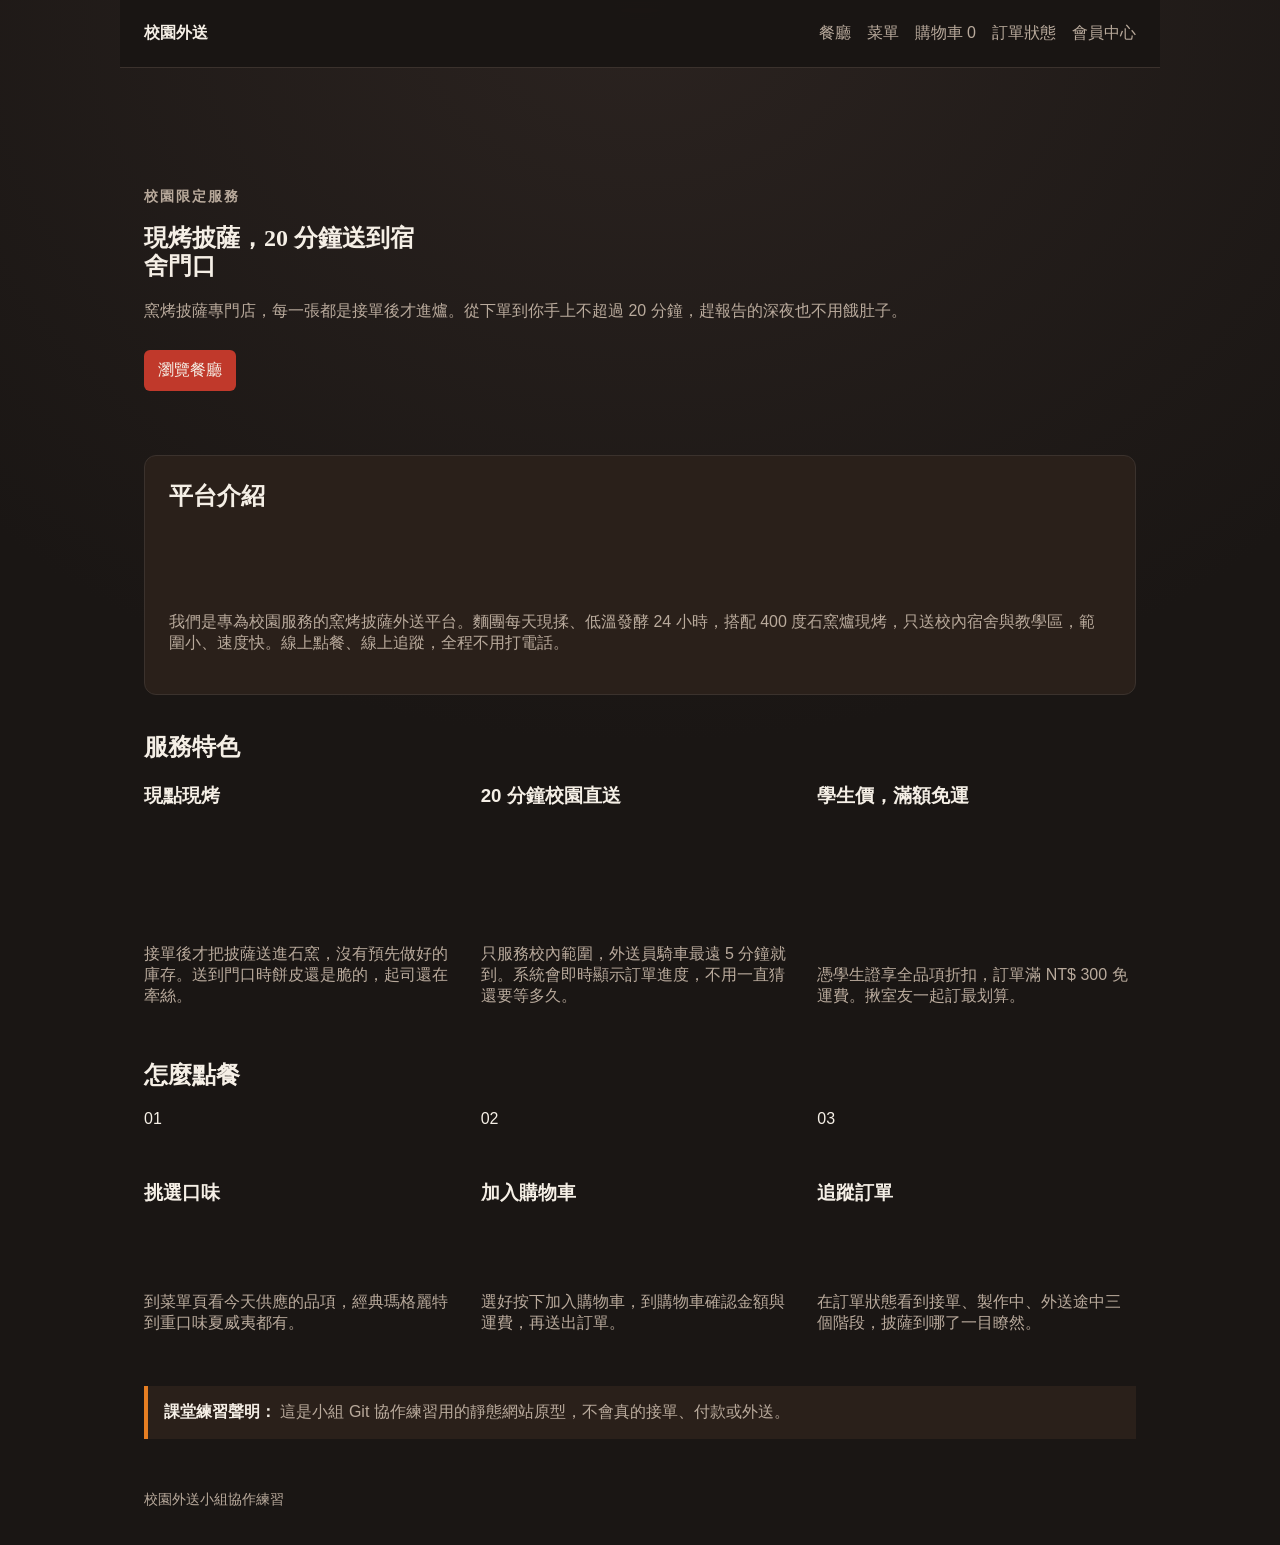
<file: index.html>
<!doctype html>
<html lang="zh-Hant">
  <head>
    <meta charset="UTF-8" />
    <meta name="viewport" content="width=device-width, initial-scale=1.0" />
    <title>校園外送｜首頁</title>
    <link rel="stylesheet" href="css/base.css" />
  </head>
  <body class="home-page">
    <header class="site-header">
      <a class="brand" href="index.html">校園外送</a>
      <nav aria-label="主要導覽">
        <a href="pages/restaurants.html">餐廳</a>
        <a href="pages/menu.html">菜單</a>
        <a href="pages/cart.html">購物車 <span data-cart-count>0</span></a>
        <a href="pages/order-status.html">訂單狀態</a>
        <a href="pages/profile.html">會員中心</a>
      </nav>
    </header>

    <main class="container">
      <section class="hero" aria-labelledby="page-title">
        <p class="eyebrow">校園限定服務</p>
        <h1 id="page-title">現烤披薩，20 分鐘送到宿舍門口</h1>
        <p>
          窯烤披薩專門店，每一張都是接單後才進爐。從下單到你手上不超過 20
          分鐘，趕報告的深夜也不用餓肚子。
        </p>
        <a class="button" href="pages/restaurants.html">瀏覽餐廳</a>
      </section>

      <!-- 成員 1：在這裡完成首頁與平台介紹功能。 -->
      <section id="home-feature" class="panel" aria-labelledby="home-feature-title">
        <h2 id="home-feature-title">平台介紹</h2>
        <p class="muted">
          我們是專為校園服務的窯烤披薩外送平台。麵團每天現揉、低溫發酵 24
          小時，搭配 400 度石窯爐現烤，只送校內宿舍與教學區，範圍小、速度快。線上點餐、線上追蹤，全程不用打電話。
        </p>
      </section>

      <section aria-labelledby="features-title">
        <h2 id="features-title">服務特色</h2>
        <div class="grid">
          <article class="card">
            <h3>現點現烤</h3>
            <p class="muted">
              接單後才把披薩送進石窯，沒有預先做好的庫存。送到門口時餅皮還是脆的，起司還在牽絲。
            </p>
          </article>

          <article class="card">
            <h3>20 分鐘校園直送</h3>
            <p class="muted">
              只服務校內範圍，外送員騎車最遠 5 分鐘就到。系統會即時顯示訂單進度，不用一直猜還要等多久。
            </p>
          </article>

          <article class="card">
            <h3>學生價，滿額免運</h3>
            <p class="muted">
              憑學生證享全品項折扣，訂單滿 NT$ 300 免運費。揪室友一起訂最划算。
            </p>
          </article>
        </div>
      </section>

      <section aria-labelledby="steps-title">
        <h2 id="steps-title">怎麼點餐</h2>
        <div class="grid">
          <article class="card step">
            <span class="step-number" aria-hidden="true">01</span>
            <h3>挑選口味</h3>
            <p class="muted">
              到<a href="pages/menu.html">菜單頁</a>看今天供應的品項，經典瑪格麗特到重口味夏威夷都有。
            </p>
          </article>

          <article class="card step">
            <span class="step-number" aria-hidden="true">02</span>
            <h3>加入購物車</h3>
            <p class="muted">
              選好按下加入購物車，到<a href="pages/cart.html">購物車</a>確認金額與運費，再送出訂單。
            </p>
          </article>

          <article class="card step">
            <span class="step-number" aria-hidden="true">03</span>
            <h3>追蹤訂單</h3>
            <p class="muted">
              在<a href="pages/order-status.html">訂單狀態</a>看到接單、製作中、外送途中三個階段，披薩到哪了一目瞭然。
            </p>
          </article>
        </div>
      </section>

      <section class="notice">
        <strong>課堂練習聲明：</strong>
        這是小組 Git 協作練習用的靜態網站原型，不會真的接單、付款或外送。
      </section>
    </main>

    <footer>校園外送小組協作練習</footer>
    <script src="js/app.js"></script>
  </body>
</html>
</file>
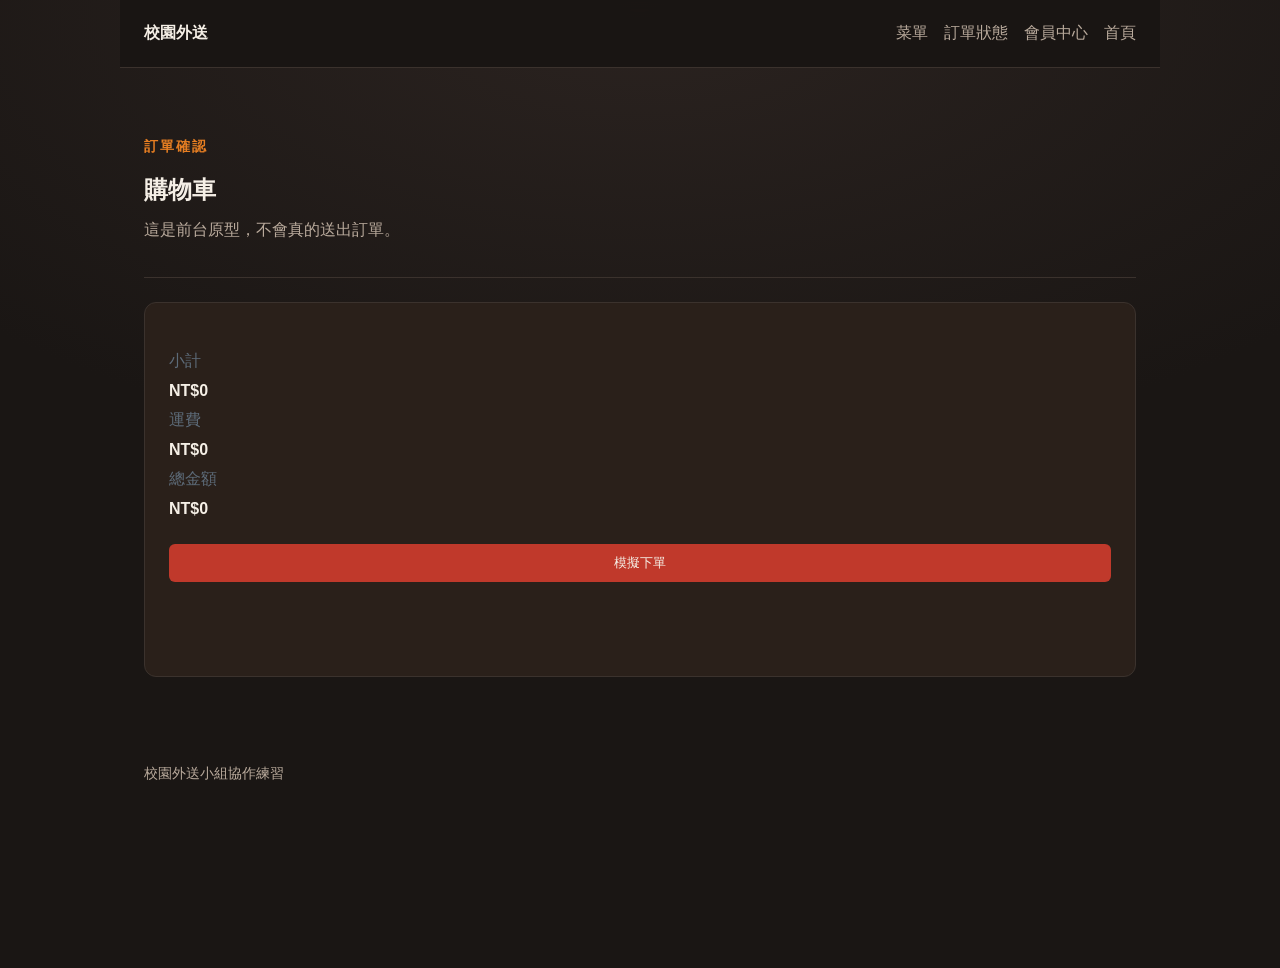
<file: pages/cart.html>
<!doctype html>
<html lang="zh-Hant">
  <head>
    <meta charset="UTF-8" />
    <meta name="viewport" content="width=device-width, initial-scale=1.0" />
    <title>校園外送｜購物車</title>
    <link rel="stylesheet" href="../css/base.css" />
  </head>
  <body>
    <header class="site-header">
      <a class="brand" href="../index.html">校園外送</a>
      <nav aria-label="主要導覽">
        <a href="menu.html">菜單</a>
        <a href="order-status.html">訂單狀態</a>
        <a href="profile.html">會員中心</a>
        <a href="../index.html">首頁</a>
      </nav>
    </header>
    <main class="container">
      <section class="page-heading"><p class="eyebrow">訂單確認</p><h1>購物車</h1><p class="muted">這是前台原型，不會真的送出訂單。</p></section>
      <section class="panel">
        <ul id="cart-items" class="cart-list"></ul>
        <div class="cart-summary">
          <dl>
            <dt>小計</dt>
            <dd id="subtotal">NT$0</dd>
            <dt>運費</dt>
            <dd id="shipping">NT$0</dd>
            <dt>總金額</dt>
            <dd id="total">NT$0</dd>
          </dl>
          <button id="simulate-order" class="button">模擬下單</button>
          <p id="cart-status" class="status-message" aria-live="polite"></p>
        </div>
      </section>
    </main>
    <footer>校園外送小組協作練習</footer><script src="../js/app.js"></script>
  </body>
</html>
</file>
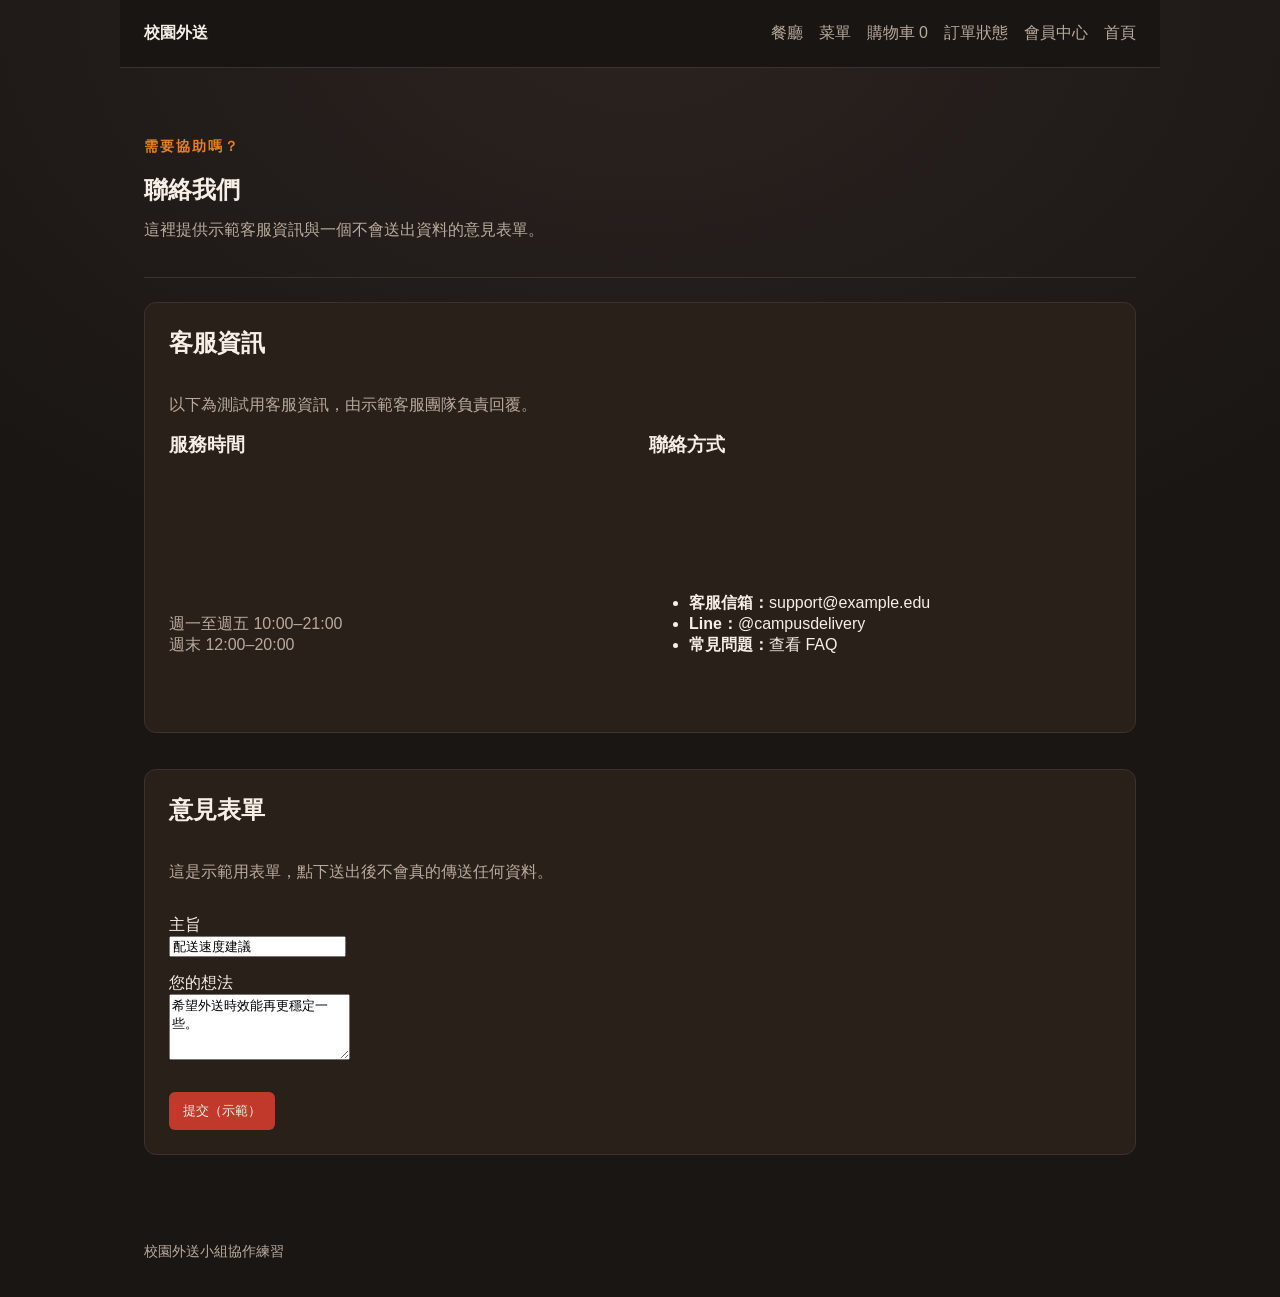
<file: pages/contact.html>
<!doctype html>
<html lang="zh-Hant">
  <head>
    <meta charset="UTF-8" />
    <meta name="viewport" content="width=device-width, initial-scale=1.0" />
    <title>校園外送｜聯絡我們</title>
    <link rel="stylesheet" href="../css/base.css" />
  </head>
  <body>
    <header class="site-header">
      <a class="brand" href="../index.html">校園外送</a>
      <nav aria-label="主要導覽">
        <a href="restaurants.html">餐廳</a>
        <a href="menu.html">菜單</a>
        <a href="cart.html">購物車 <span data-cart-count>0</span></a>
        <a href="order-status.html">訂單狀態</a>
        <a href="profile.html">會員中心</a>
        <a href="../index.html">首頁</a>
      </nav>
    </header>
    <main class="container">
      <section class="page-heading">
        <p class="eyebrow">需要協助嗎？</p>
        <h1>聯絡我們</h1>
        <p class="muted">這裡提供示範客服資訊與一個不會送出資料的意見表單。</p>
      </section>

      <section class="panel" aria-labelledby="service-title">
        <h2 id="service-title">客服資訊</h2>
        <p class="muted">以下為測試用客服資訊，由示範客服團隊負責回覆。</p>
        <div class="grid">
          <article class="card">
            <h3>服務時間</h3>
            <p class="muted">週一至週五 10:00–21:00<br />週末 12:00–20:00</p>
          </article>
          <article class="card">
            <h3>聯絡方式</h3>
            <ul>
              <li><strong>客服信箱：</strong>support@example.edu</li>
              <li><strong>Line：</strong>@campusdelivery</li>
              <li><strong>常見問題：</strong><a href="../index.html">查看 FAQ</a></li>
            </ul>
          </article>
        </div>
      </section>

      <section class="panel" aria-labelledby="feedback-title">
        <h2 id="feedback-title">意見表單</h2>
        <p class="muted">這是示範用表單，點下送出後不會真的傳送任何資料。</p>
        <form onsubmit="event.preventDefault();">
          <p>
            <label for="topic">主旨</label><br />
            <input id="topic" type="text" value="配送速度建議" readonly />
          </p>
          <p>
            <label for="message">您的想法</label><br />
            <textarea id="message" rows="4" placeholder="請輸入示範內容...">希望外送時效能再更穩定一些。</textarea>
          </p>
          <button type="submit">提交（示範）</button>
        </form>
      </section>
    </main>
    <footer>校園外送小組協作練習</footer><script src="../js/app.js"></script>
  </body>
</html>
</file>
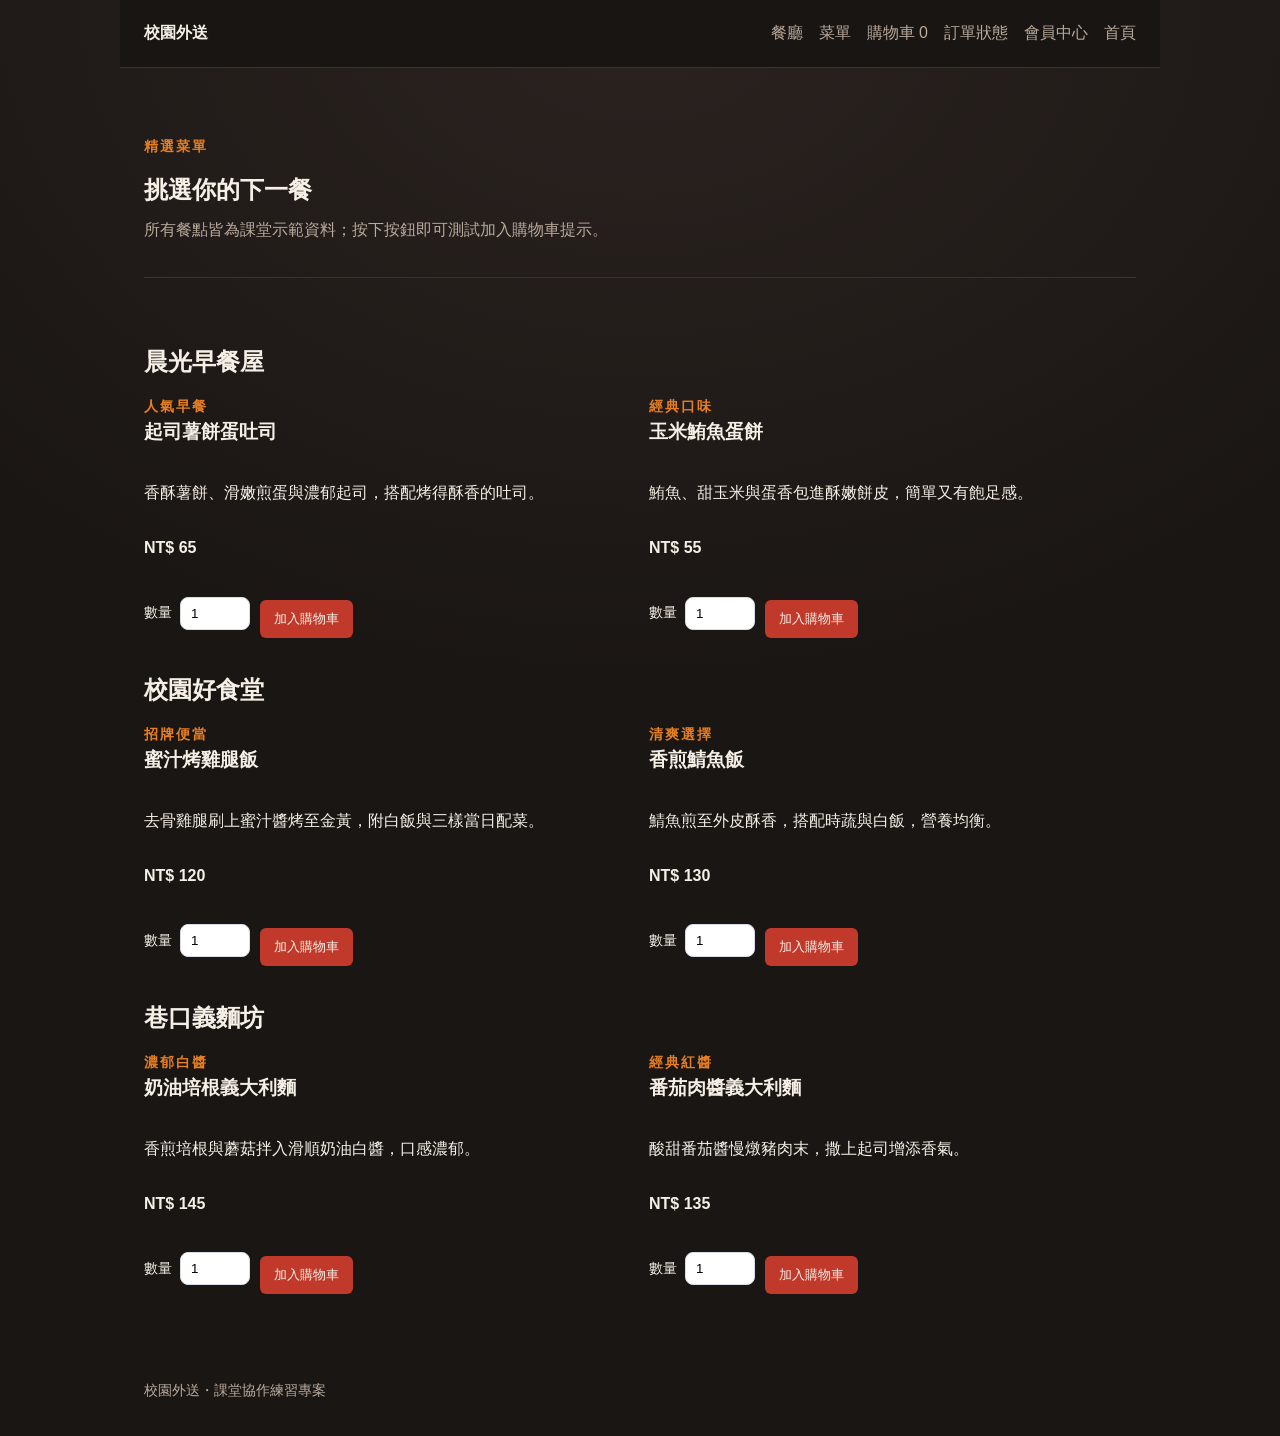
<file: pages/menu.html>
<!doctype html>
<html lang="zh-Hant">
  <head>
    <meta charset="UTF-8" />
    <meta name="viewport" content="width=device-width, initial-scale=1.0" />
    <title>餐點菜單｜校園外送</title>
    <link rel="stylesheet" href="../css/base.css" />
  </head>
  <body>
    <header class="site-header">
      <a class="brand" href="../index.html">校園外送</a>
      <nav aria-label="主要導覽">
        <a href="restaurants.html">餐廳</a>
        <a href="menu.html" aria-current="page">菜單</a>
        <a href="cart.html">購物車 <span data-cart-count>0</span></a>
        <a href="order-status.html">訂單狀態</a>
        <a href="profile.html">會員中心</a>
        <a href="../index.html">首頁</a>
      </nav>
    </header>
    <main class="container">
      <section class="page-heading">
        <p class="eyebrow">精選菜單</p>
        <h1>挑選你的下一餐</h1>
        <p class="muted">所有餐點皆為課堂示範資料；按下按鈕即可測試加入購物車提示。</p>
      </section>

      <p class="status-message" data-status-message aria-live="polite"></p>

      <section id="morning" aria-labelledby="morning-title">
        <h2 id="morning-title">晨光早餐屋</h2>
        <div class="grid">
          <article class="card">
            <p class="eyebrow">人氣早餐</p>
            <h3>起司薯餅蛋吐司</h3>
            <p>香酥薯餅、滑嫩煎蛋與濃郁起司，搭配烤得酥香的吐司。</p>
            <p><strong>NT$ 65</strong></p>
            <div class="menu-actions">
              <label>數量 <input class="menu-qty" type="number" min="1" step="1" value="1" data-menu-qty></label>
              <button class="button" data-add-to-cart data-id="101" data-price="65">加入購物車</button>
            </div>
          </article>
          <article class="card">
            <p class="eyebrow">經典口味</p>
            <h3>玉米鮪魚蛋餅</h3>
            <p>鮪魚、甜玉米與蛋香包進酥嫩餅皮，簡單又有飽足感。</p>
            <p><strong>NT$ 55</strong></p>
            <div class="menu-actions">
              <label>數量 <input class="menu-qty" type="number" min="1" step="1" value="1" data-menu-qty></label>
              <button class="button" data-add-to-cart data-id="102" data-price="55">加入購物車</button>
            </div>
          </article>
        </div>
      </section>

      <section id="lunchbox" aria-labelledby="lunchbox-title">
        <h2 id="lunchbox-title">校園好食堂</h2>
        <div class="grid">
          <article class="card">
            <p class="eyebrow">招牌便當</p>
            <h3>蜜汁烤雞腿飯</h3>
            <p>去骨雞腿刷上蜜汁醬烤至金黃，附白飯與三樣當日配菜。</p>
            <p><strong>NT$ 120</strong></p>
            <div class="menu-actions">
              <label>數量 <input class="menu-qty" type="number" min="1" step="1" value="1" data-menu-qty></label>
              <button class="button" data-add-to-cart data-id="103" data-price="120">加入購物車</button>
            </div>
          </article>
          <article class="card">
            <p class="eyebrow">清爽選擇</p>
            <h3>香煎鯖魚飯</h3>
            <p>鯖魚煎至外皮酥香，搭配時蔬與白飯，營養均衡。</p>
            <p><strong>NT$ 130</strong></p>
            <div class="menu-actions">
              <label>數量 <input class="menu-qty" type="number" min="1" step="1" value="1" data-menu-qty></label>
              <button class="button" data-add-to-cart data-id="104" data-price="130">加入購物車</button>
            </div>
          </article>
        </div>
      </section>

      <section id="pasta" aria-labelledby="pasta-title">
        <h2 id="pasta-title">巷口義麵坊</h2>
        <div class="grid">
          <article class="card">
            <p class="eyebrow">濃郁白醬</p>
            <h3>奶油培根義大利麵</h3>
            <p>香煎培根與蘑菇拌入滑順奶油白醬，口感濃郁。</p>
            <p><strong>NT$ 145</strong></p>
            <div class="menu-actions">
              <label>數量 <input class="menu-qty" type="number" min="1" step="1" value="1" data-menu-qty></label>
              <button class="button" data-add-to-cart data-id="105" data-price="145">加入購物車</button>
            </div>
          </article>
          <article class="card">
            <p class="eyebrow">經典紅醬</p>
            <h3>番茄肉醬義大利麵</h3>
            <p>酸甜番茄醬慢燉豬肉末，撒上起司增添香氣。</p>
            <p><strong>NT$ 135</strong></p>
            <div class="menu-actions">
              <label>數量 <input class="menu-qty" type="number" min="1" step="1" value="1" data-menu-qty></label>
              <button class="button" data-add-to-cart data-id="106" data-price="135">加入購物車</button>
            </div>
          </article>
        </div>
      </section>
    </main>

    <footer>校園外送・課堂協作練習專案</footer>
    <script src="../js/app.js"></script>
  </body>
</html>
</file>
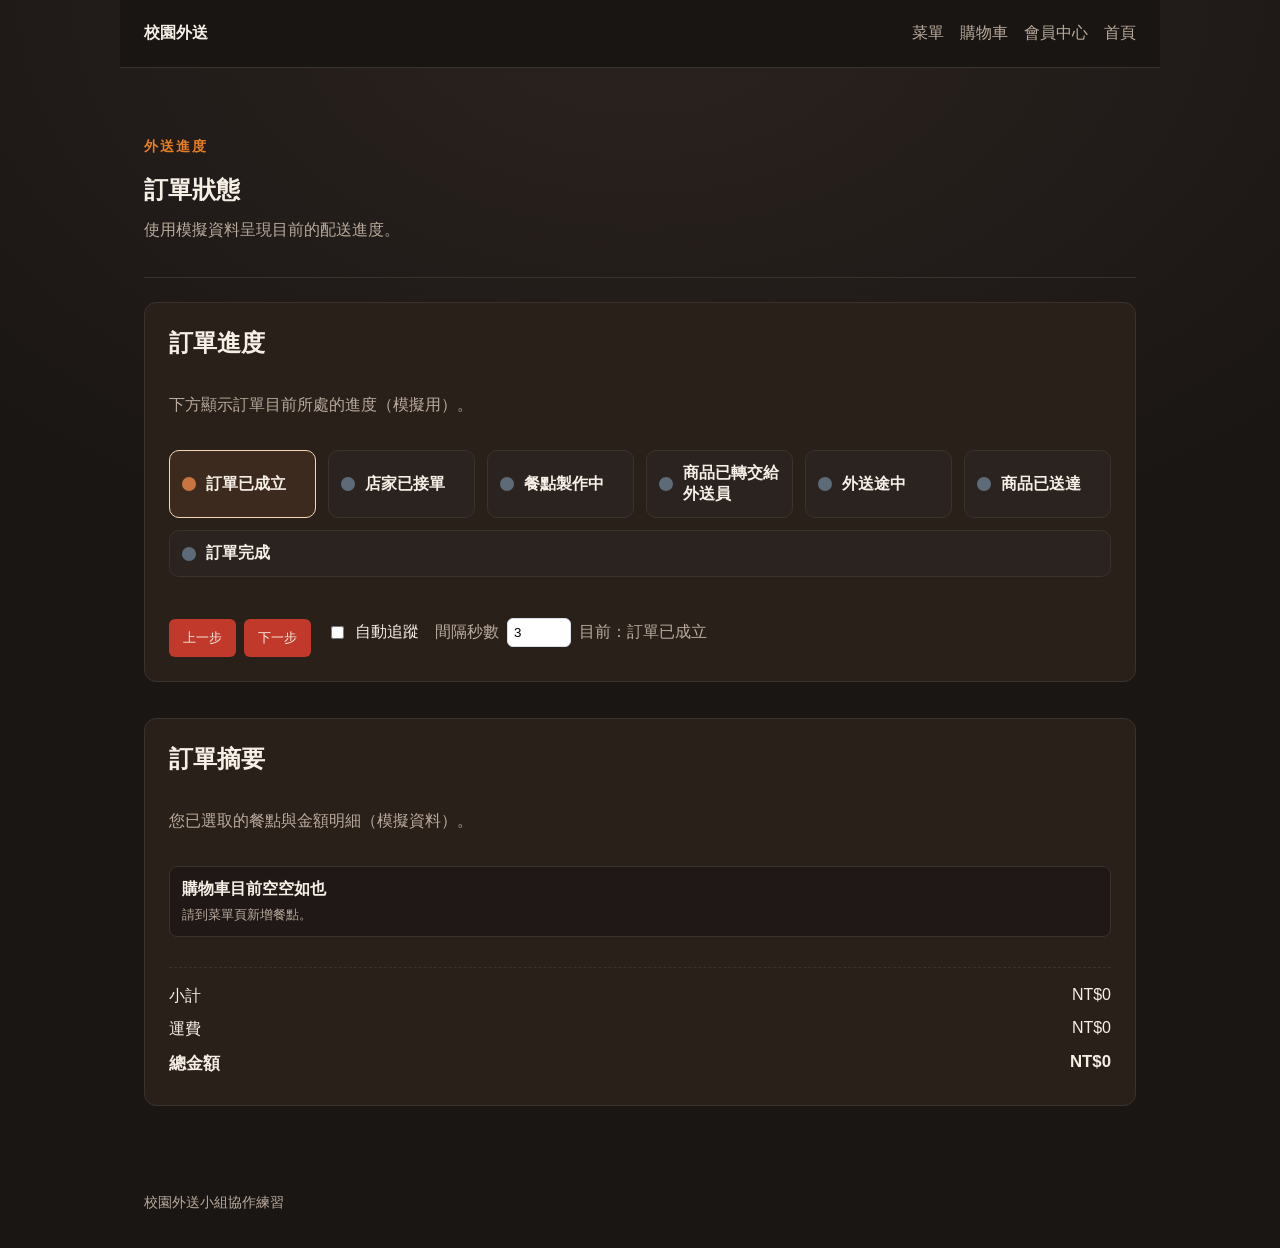
<file: pages/order-status.html>
<!doctype html>
<html lang="zh-Hant">
  <head>
    <meta charset="UTF-8" />
    <meta name="viewport" content="width=device-width, initial-scale=1.0" />
    <title>校園外送｜訂單狀態</title>
    <link rel="stylesheet" href="../css/base.css" />
  </head>
  <body>
    <header class="site-header">
      <a class="brand" href="../index.html">校園外送</a>
      <nav aria-label="主要導覽">
        <a href="menu.html">菜單</a>
        <a href="cart.html">購物車</a>
        <a href="profile.html">會員中心</a>
        <a href="../index.html">首頁</a>
      </nav>
    </header>
    <main class="container">
      <section class="page-heading"><p class="eyebrow">外送進度</p><h1>訂單狀態</h1><p class="muted">使用模擬資料呈現目前的配送進度。</p></section>
      <section class="panel order-progress" aria-labelledby="progress-heading">
        <h2 id="progress-heading">訂單進度</h2>
        <p class="muted">下方顯示訂單目前所處的進度（模擬用）。</p>

        <ol id="order-steps" class="steps" aria-live="polite">
          <!-- 由 JS 渲染 7 個步驟 -->
        </ol>

        <div class="progress-controls">
          <button id="prev-step" class="button">上一步</button>
          <button id="next-step" class="button">下一步</button>
          <label style="display:flex;align-items:center;gap:8px;margin-left:8px;">
            <input type="checkbox" id="auto-advance" /> 自動追蹤
          </label>
          <label class="muted" style="display:flex;align-items:center;gap:8px;margin-left:8px;">
            間隔秒數
            <input type="number" id="auto-advance-interval" value="3" min="1" style="width:64px;padding:6px;border-radius:6px;border:1px solid #d7dee8;" />
          </label>
          <span id="current-step-label" class="muted"></span>
        </div>
      </section>

      <section class="panel order-summary" aria-labelledby="order-summary-heading">
        <h2 id="order-summary-heading">訂單摘要</h2>
        <p class="muted">您已選取的餐點與金額明細（模擬資料）。</p>

        <ul class="cart-items" id="order-summary-items"></ul>

        <div class="cart-totals" aria-live="polite">
          <div class="totals-row"><span>小計</span><span id="order-summary-subtotal">NT$0</span></div>
          <div class="totals-row"><span>運費</span><span id="order-summary-shipping">NT$0</span></div>
          <div class="totals-row total"><span>總金額</span><span id="order-summary-total">NT$0</span></div>
        </div>
      </section>
    </main>
    <footer>校園外送小組協作練習</footer><script src="../js/app.js"></script>
  </body>
</html>
</file>
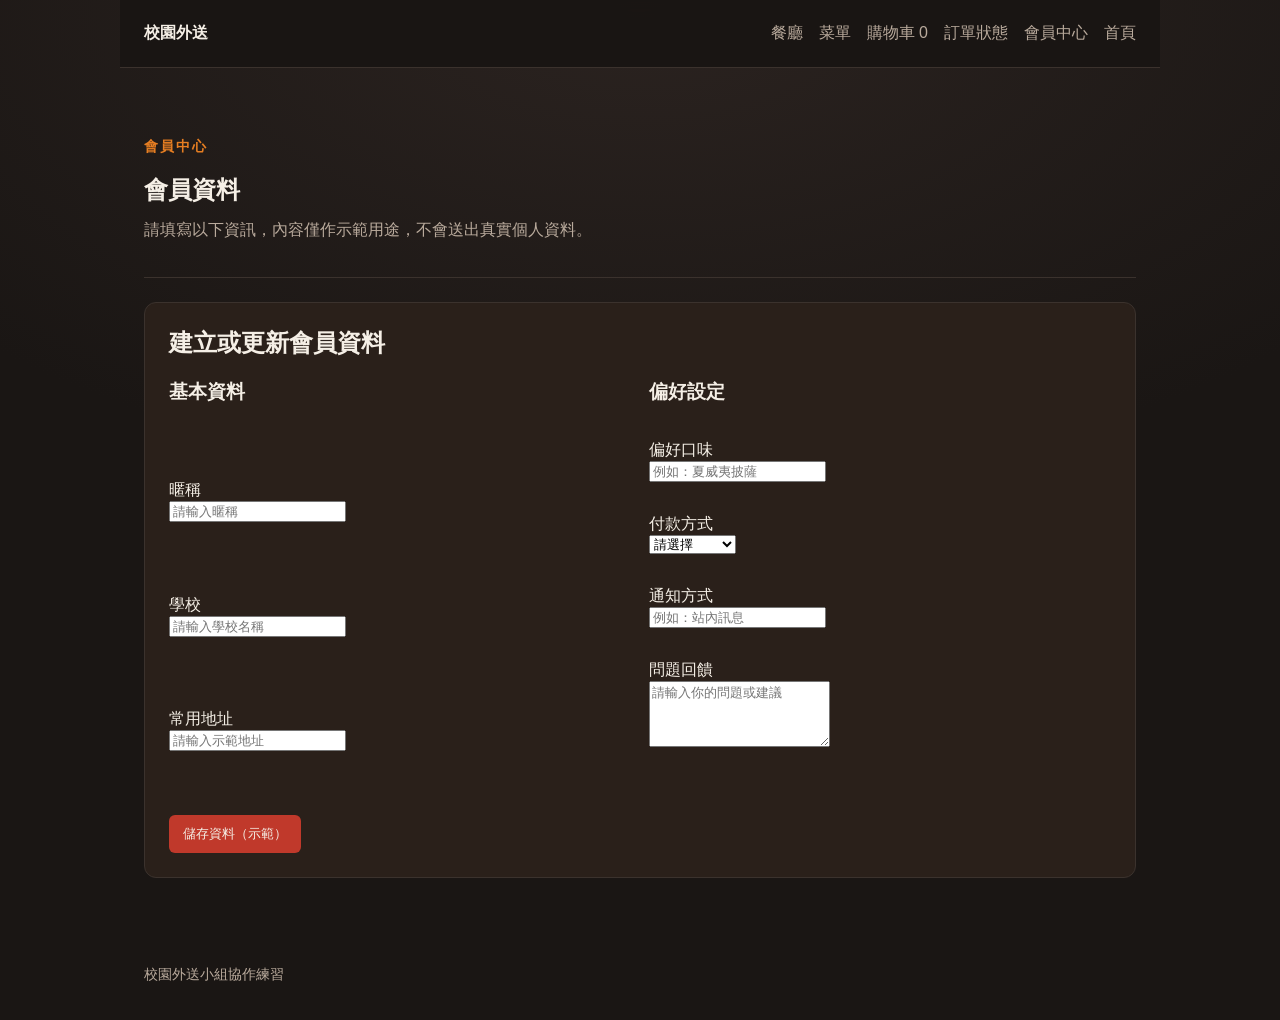
<file: pages/profile.html>
<!doctype html>
<html lang="zh-Hant">
  <head>
    <meta charset="UTF-8" />
    <meta name="viewport" content="width=device-width, initial-scale=1.0" />
    <title>校園外送｜會員中心</title>
    <link rel="stylesheet" href="../css/base.css" />
  </head>
  <body>
    <header class="site-header">
      <a class="brand" href="../index.html">校園外送</a>
      <nav aria-label="主要導覽">
        <a href="restaurants.html">餐廳</a>
        <a href="menu.html">菜單</a>
        <a href="cart.html">購物車 <span data-cart-count>0</span></a>
        <a href="order-status.html">訂單狀態</a>
        <a href="profile.html">會員中心</a>
        <a href="../index.html">首頁</a>
      </nav>
    </header>
    <main class="container">
      <section class="page-heading">
        <p class="eyebrow">會員中心</p>
        <h1>會員資料</h1>
        <p class="muted">請填寫以下資訊，內容僅作示範用途，不會送出真實個人資料。</p>
      </section>

      <section class="panel" aria-labelledby="profile-title">
        <h2 id="profile-title">建立或更新會員資料</h2>
        <form>
          <div class="grid">
            <article class="card">
              <h3>基本資料</h3>
              <p>
                <label for="nickname">暱稱</label><br />
                <input id="nickname" type="text" placeholder="請輸入暱稱" />
              </p>
              <p>
                <label for="school">學校</label><br />
                <input id="school" type="text" placeholder="請輸入學校名稱" />
              </p>
              <p>
                <label for="address">常用地址</label><br />
                <input id="address" type="text" placeholder="請輸入示範地址" />
              </p>
            </article>
            <article class="card">
              <h3>偏好設定</h3>
              <p>
                <label for="favorite-food">偏好口味</label><br />
                <input id="favorite-food" type="text" placeholder="例如：夏威夷披薩" />
              </p>
              <p>
                <label for="payment">付款方式</label><br />
                <select id="payment">
                  <option value="">請選擇</option>
                  <option value="linepay">Line Pay</option>
                  <option value="visa">Visa</option>
                  <option value="alipay">支付寶</option>
                  <option value="student-points">學生證點數</option>
                </select>
              </p>
              <p>
                <label for="notify">通知方式</label><br />
                <input id="notify" type="text" placeholder="例如：站內訊息" />
              </p>
              <p>
                <label for="feedback">問題回饋</label><br />
                <textarea id="feedback" rows="4" placeholder="請輸入你的問題或建議"></textarea>
              </p>
            </article>
          </div>
          <button type="submit">儲存資料（示範）</button>
        </form>
      </section>
    </main>
    <footer>校園外送小組協作練習</footer><script src="../js/app.js"></script>
  </body>
</html>
</file>
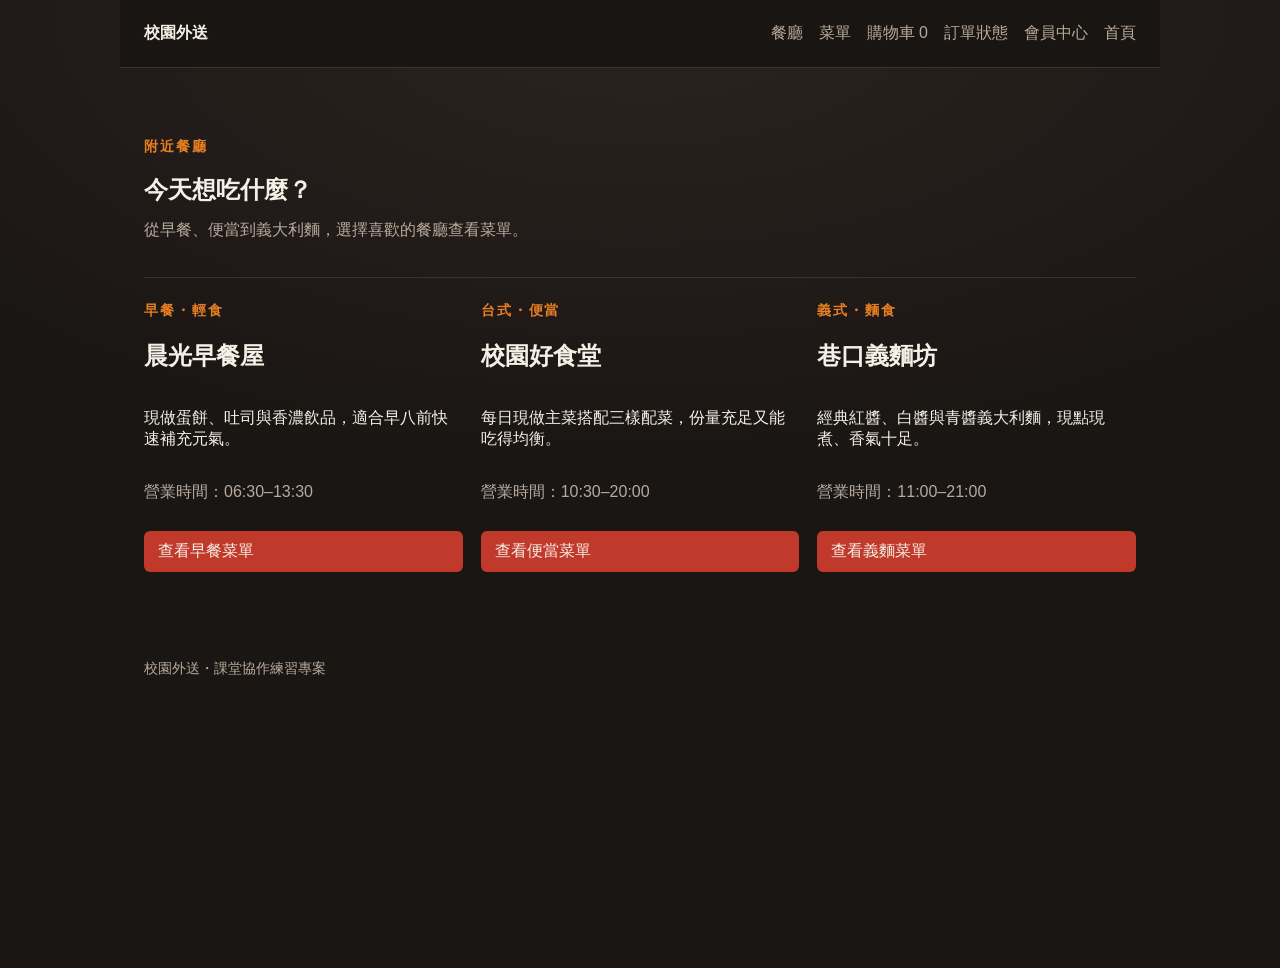
<file: pages/restaurants.html>
<!doctype html>
<html lang="zh-Hant">
  <head>
    <meta charset="UTF-8" />
    <meta name="viewport" content="width=device-width, initial-scale=1.0" />
    <title>餐廳列表｜校園外送</title>
    <link rel="stylesheet" href="../css/base.css" />
  </head>
  <body>
    <header class="site-header">
      <a class="brand" href="../index.html">校園外送</a>
      <nav aria-label="主要導覽">
        <a href="restaurants.html" aria-current="page">餐廳</a>
        <a href="menu.html">菜單</a>
        <a href="cart.html">購物車 <span data-cart-count>0</span></a>
        <a href="order-status.html">訂單狀態</a>
        <a href="profile.html">會員中心</a>
        <a href="../index.html">首頁</a>
      </nav>
    </header>
    <main class="container">
      <section class="page-heading">
        <p class="eyebrow">附近餐廳</p>
        <h1>今天想吃什麼？</h1>
        <p class="muted">從早餐、便當到義大利麵，選擇喜歡的餐廳查看菜單。</p>
      </section>

      <section class="grid" aria-label="餐廳列表">
        <article class="card">
          <p class="eyebrow">早餐・輕食</p>
          <h2>晨光早餐屋</h2>
          <p>現做蛋餅、吐司與香濃飲品，適合早八前快速補充元氣。</p>
          <p class="muted">營業時間：06:30–13:30</p>
          <a class="button" href="menu.html#morning">查看早餐菜單</a>
        </article>

        <article class="card">
          <p class="eyebrow">台式・便當</p>
          <h2>校園好食堂</h2>
          <p>每日現做主菜搭配三樣配菜，份量充足又能吃得均衡。</p>
          <p class="muted">營業時間：10:30–20:00</p>
          <a class="button" href="menu.html#lunchbox">查看便當菜單</a>
        </article>

        <article class="card">
          <p class="eyebrow">義式・麵食</p>
          <h2>巷口義麵坊</h2>
          <p>經典紅醬、白醬與青醬義大利麵，現點現煮、香氣十足。</p>
          <p class="muted">營業時間：11:00–21:00</p>
          <a class="button" href="menu.html#pasta">查看義麵菜單</a>
        </article>
      </section>
    </main>

    <footer>校園外送・課堂協作練習專案</footer>
    <script src="../js/app.js"></script>
  </body>
</html>
</file>
<file: css/base.css>
:root {
  --ink: #f5efe6;
  --ink-dim: #b9aa9c;
  --brick: #c0392b;
  --ember: #e67e22;
  --surface: #241f1c;
  --line: #3b322d;
  --panel: #2a201a;
  --panel-border: #3b322d;
  --background: #1a1614;
}

* {
  box-sizing: border-box;
}

body {
  margin: 0;
  min-height: 100vh;
  font-family: -apple-system, BlinkMacSystemFont, "Segoe UI", sans-serif;
  color: var(--ink);
  background: var(--background);
  background-image: radial-gradient(120% 80% at 50% 0%, #2b2320 0%, var(--background) 60%);
  background-repeat: no-repeat;
}

a {
  color: inherit;
  text-decoration: none;
}

.site-header,
.container,
footer {
  max-width: 1040px;
  margin: 0 auto;
  padding-left: 24px;
  padding-right: 24px;
}

.site-header {
  position: fixed;
  top: 0;
  left: 0;
  right: 0;
  z-index: 20;
  display: flex;
  align-items: center;
  justify-content: space-between;
  min-height: 68px;
  border-bottom: 1px solid var(--line);
  background: rgba(26, 22, 20, 0.98);
  backdrop-filter: blur(10px);
  width: 100%;
}

.site-header + .container {
  margin-top: 68px;
}

.site-header nav {
  display: flex;
  flex-wrap: wrap;
  gap: 16px;
  color: var(--ink-dim);
}

.site-header nav a:hover {
  color: var(--ember);
}

.brand,
h1,
h2,
h3 {
  font-weight: 700;
}

.brand,
.eyebrow {
  color: var(--ink);
}

.hero {
  padding: 96px 0 64px;
}

.hero h1 {
  max-width: 12em;
  margin: 18px 0 20px;
  line-height: 1.18;
  font-family: Georgia, "Noto Serif TC", "Songti TC", "宋體", serif;
}

.hero p,
.muted,
footer {
  color: var(--ink-dim);
}

.eyebrow {
  margin: 0;
  font-size: 14px;
  font-weight: 700;
  color: var(--ember);
  letter-spacing: 0.14em;
  text-transform: uppercase;
}

.button,
button {
  display: inline-block;
  margin-top: 12px;
  padding: 10px 14px;
  border: 0;
  border-radius: 6px;
  background: var(--brick);
  color: var(--ink);
  cursor: pointer;
  transition: background 0.18s ease, transform 0.18s ease;
}
 .placeholder,
 .panel {
  margin-bottom: 36px;
  padding: 24px;
  border: 1px solid var(--panel-border);
  border-radius: 12px;
  background: var(--panel);
 }

 .panel h2 {
  margin-top: 0;
 }

 .menu-actions {
  display: flex;
  align-items: center;
  gap: 10px;
  flex-wrap: wrap;
  margin-top: 12px;
 }

 .menu-actions label {
  display: flex;
  align-items: center;
  gap: 8px;
  font-size: 14px;
 }

 .menu-actions input[type="number"] {
  width: 70px;
  padding: 8px 10px;
  border: 1px solid #d7dee8;
  border-radius: 8px;
 }

 .grid {
  display: grid;
  grid-template-columns: repeat(auto-fit, minmax(220px, 1fr));
  gap: 16px;
  margin-bottom: 36px;
 }
}
  display: grid;
  grid-template-columns: repeat(auto-fit, minmax(220px, 1fr));
  gap: 16px;
  margin-bottom: 36px;
}

.card {
  padding: 20px;
  border: 1px solid var(--panel-border);
  border-radius: 12px;
  background: var(--panel);
  transition: border-color 0.18s ease, transform 0.18s ease;
}

.card:hover {
  border-color: var(--ember);
  transform: translateY(-3px);
}

.card h3 {
  margin-top: 0;
  color: var(--ink);
}

.cart-list {
  list-style: none;
  margin: 0 0 24px;
  padding: 0;
  display: grid;
  gap: 14px;
}

.cart-item {
  display: flex;
  align-items: center;
  justify-content: space-between;
  gap: 12px;
  padding: 16px;
  border: 1px solid #d7dee8;
  border-radius: 12px;
  background: #fff;
}

.cart-item .meta {
  display: grid;
  gap: 6px;
}

.cart-item .controls {
  display: flex;
  align-items: center;
  gap: 8px;
}

.cart-item button {
  width: 34px;
  min-width: 34px;
  height: 34px;
  padding: 0;
}

.cart-summary {
  display: grid;
  gap: 14px;
}

.cart-summary dl {
  display: grid;
  gap: 10px;
  margin: 0;
}

.cart-summary dt {
  color: #5d6b79;
}

.cart-summary dd {
  margin: 0;
  font-weight: 700;
}

.page-heading {
  margin: 46px 0 24px;
}

.page-heading h1 {
  margin-bottom: 8px;
}

.notice {
  padding: 16px;
  border-left: 4px solid var(--ember);
  background: #2a201a;
  color: var(--ink-dim);
}

.notice strong {
  color: var(--ink);
}

.status-message {
  min-height: 24px;
  color: var(--ink);
  font-weight: 700;
}

.cart-items {
  list-style: none;
  padding: 0;
  margin: 18px 0;
  display: grid;
  gap: 12px;
}

.cart-item {
  display: flex;
  justify-content: space-between;
  gap: 12px;
  padding: 12px;
  border: 1px solid #3b322d;
  border-radius: 8px;
  background: #1f1816;
}

.cart-item .meta {
  display: flex;
  flex-direction: column;
}

.cart-item small {
  color: var(--ink-dim);
}

.cart-totals {
  margin-top: 12px;
  padding-top: 12px;
  border-top: 1px dashed #3b322d;
}

.totals-row {
  display: flex;
  justify-content: space-between;
  padding: 6px 0;
}

.totals-row.total {
  font-weight: 700;
  font-size: 1.05rem;
}

.actions {
  margin-top: 14px;
  display: flex;
  align-items: center;
  gap: 12px;
}

.order-progress .steps {
  list-style: none;
  padding: 0;
  margin: 18px 0;
  display: flex;
  gap: 12px;
  flex-wrap: wrap;
}

.order-progress .steps li {
  flex: 1 1 140px;
  min-width: 120px;
  padding: 12px;
  border-radius: 10px;
  background: #2b2320;
  border: 1px solid #3b322d;
  display: flex;
  align-items: center;
  gap: 10px;
}

.order-progress .steps li .dot {
  width: 14px;
  height: 14px;
  border-radius: 50%;
  background: #5d6b79;
  flex: 0 0 14px;
}

.order-progress .steps li.completed {
  background: #1f2f24;
  border-color: #2e7d61;
}

.order-progress .steps li.completed .dot {
  background: #2e7d61;
}

.order-progress .steps li.active {
  background: #3b2a1d;
  border-color: #f2d8b8;
}

.order-progress .steps li.active .dot {
  background: #c87542;
}

.progress-controls {
  margin-top: 12px;
  display: flex;
  gap: 8px;
  align-items: center;
}

footer {
  padding-top: 28px;
  padding-bottom: 36px;
  font-size: 14px;
  color: var(--ink-dim);
}

.container {
  width: min(1040px, calc(100% - 48px));
  margin: 0 auto;
  padding-top: 24px;
  padding-bottom: 24px;
}

.page-heading {
  margin: 46px 0 24px;
  padding-bottom: 20px;
  border-bottom: 1px solid var(--panel-border);
}

.page-heading h1 {
  margin-bottom: 10px;
  line-height: 1.18;
  max-width: 40rem;
}

.page-heading p.muted {
  max-width: 48rem;
}

.page-heading + .status-message,
.page-heading + .panel,
.page-heading + .grid {
  margin-top: 20px;
}

.card,
.panel,
.placeholder {
  min-height: 240px;
  display: flex;
  flex-direction: column;
  justify-content: space-between;
}

.grid {
  display: grid;
  grid-template-columns: repeat(auto-fit, minmax(240px, 1fr));
  gap: 18px;
  margin-bottom: 36px;
  align-items: stretch;
}

@media (max-width: 700px) {
  .site-header {
    align-items: flex-start;
    flex-direction: column;
    gap: 14px;
    padding-top: 18px;
  }

  .hero {
    padding: 60px 0 40px;
  }

  .site-header,
  .container,
  footer {
    padding-left: 18px;
    padding-right: 18px;
  }

  .grid {
    gap: 14px;
  }
}
</file>
